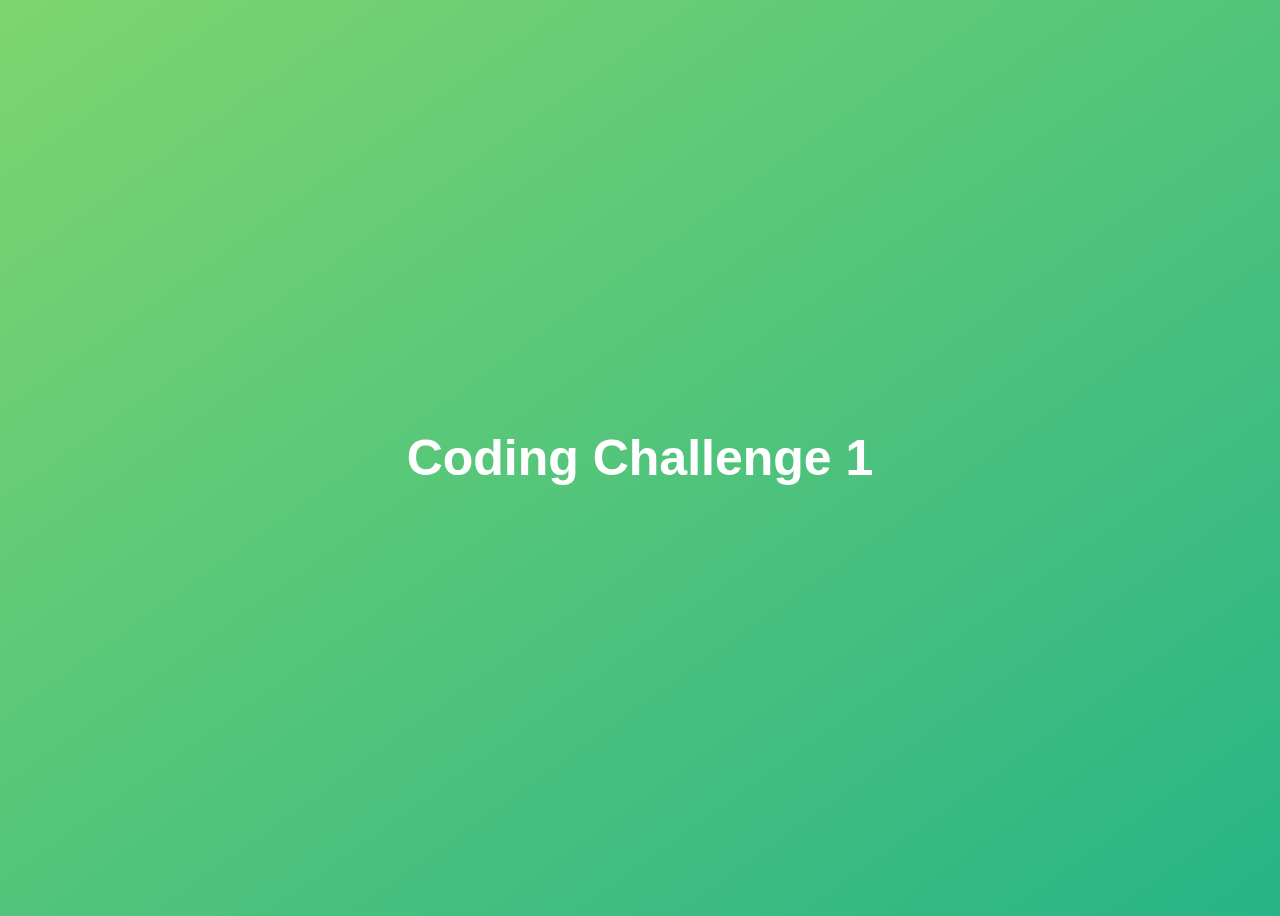
<file: lab1/index.html>
<!DOCTYPE html>
<html lang="en">
  <head>
    <meta charset="UTF-8" />
    <meta name="viewport" content="width=device-width, initial-scale=1.0" />
    <meta http-equiv="X-UA-Compatible" content="ie=edge" />
    <title>Coding Challenge 1</title>
    <style>
      body {
        height: 100vh;
        display: flex;
        align-items: center;
        background: linear-gradient(to top left, #28b487, #7dd56f);
      }
      h1 {
        font-family: sans-serif;
        font-size: 50px;
        line-height: 1.3;
        width: 100%;
        padding: 30px;
        text-align: center;
        color: white;
      }
    </style>
  </head>
  <body>
    <h1>Coding Challenge 1</h1>
    <script src="coding-challenge1.js"></script>
  </body>
</html>
</file>
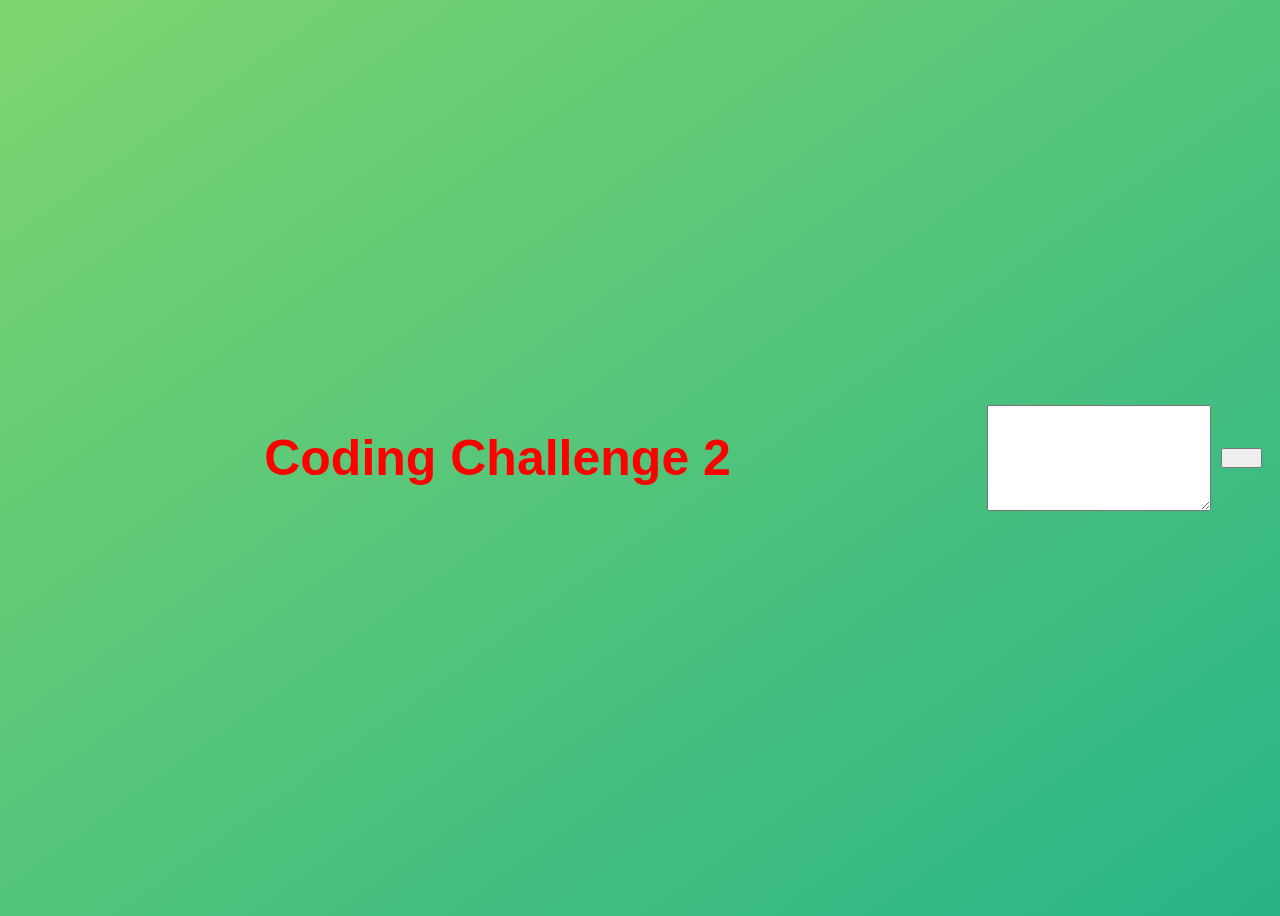
<file: lab2/index.html>
<!DOCTYPE html>
<html lang="en">
  <head>
    <meta charset="UTF-8" />
    <meta name="viewport" content="width=device-width, initial-scale=1.0" />
    <meta http-equiv="X-UA-Compatible" content="ie=edge" />
    <title>Coding Challenge 1</title>
    <style>
      body {
        height: 100vh;
        display: flex;
        align-items: center;
        background: linear-gradient(to top left, #28b487, #7dd56f);
      }
      h1 {
        font-family: sans-serif;
        font-size: 50px;
        line-height: 1.3;
        width: 100%;
        padding: 30px;
        text-align: center;
        color: white;
      }
      button {
        width: 50px;
        height: 20px;
        margin: 10px;
      }
      textarea {
        width: 300px;
        height: 100px;
      }
    </style>
  </head>
  <body>
    <h1>Coding Challenge 2</h1>
    <script src="coding-challenge2.js"></script>
  </body>
</html>
</file>
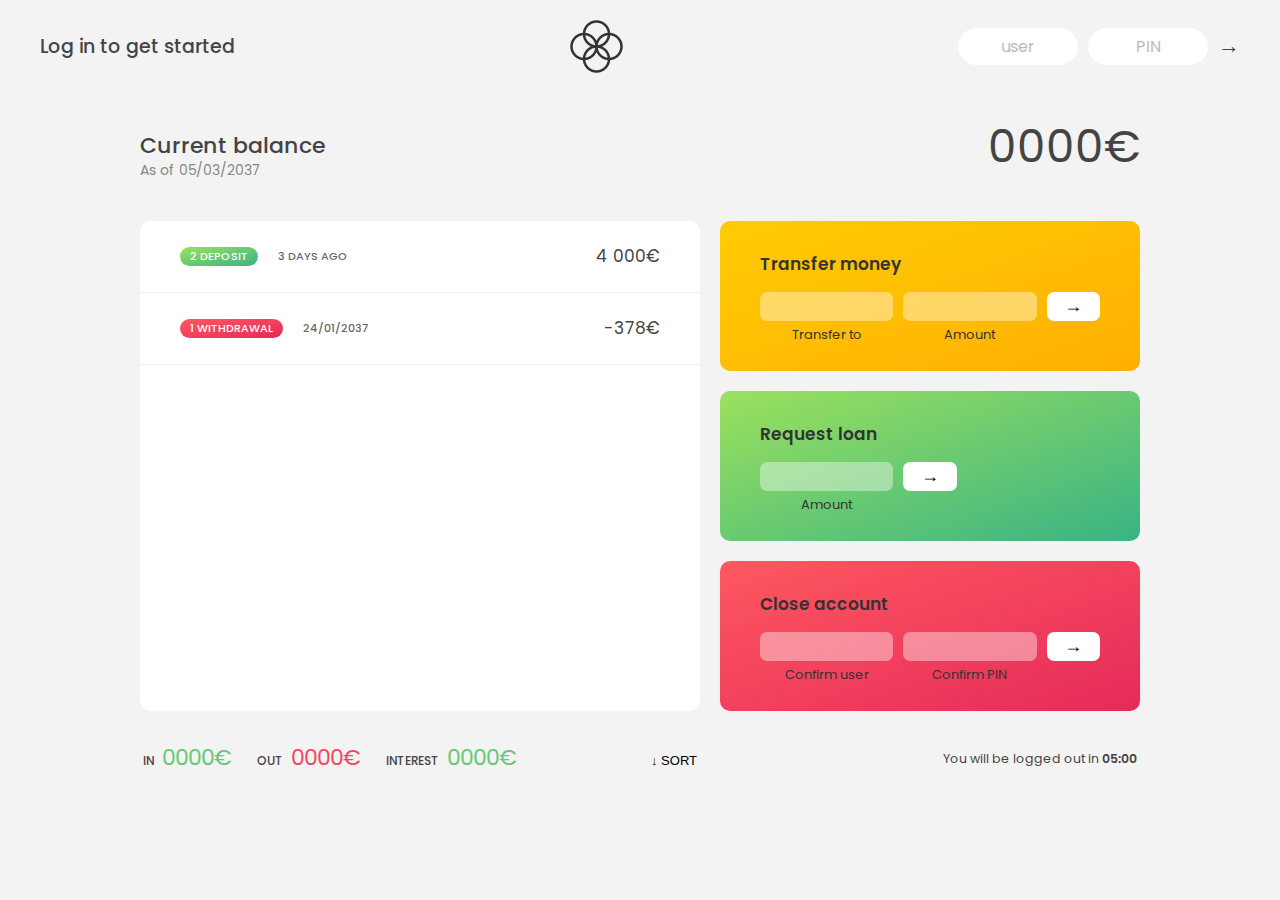
<file: lab3/index.html>
<!DOCTYPE html>
<html lang="en">
    <head>
        <meta charset="UTF-8" />
        <meta name="viewport" content="width=device-width, initial-scale=1.0" />
        <meta http-equiv="X-UA-Compatible" content="ie=edge" />
        <link rel="shortcut icon" type="image/png" href="/icon.png" />

        <link href="https://fonts.googleapis.com/css?family=Poppins:400,500,600&display=swap" rel="stylesheet" />

        <link rel="stylesheet" href="style.css" />
        <title>Bankist</title>
    </head>
    <body>
        <!-- TOP NAVIGATION -->
        <nav>
            <p class="welcome">Log in to get started</p>
            <img src="logo.png" alt="Logo" class="logo" />
            <form class="login">
                <input type="text" placeholder="user" class="login__input login__input--user" />
                <!-- In practice, use type="password" -->
                <input type="text" placeholder="PIN" maxlength="4" class="login__input login__input--pin" />
                <button class="login__btn">&rarr;</button>
            </form>
        </nav>

        <main class="app">
            <!-- BALANCE -->
            <div class="balance">
                <div>
                    <p class="balance__label">Current balance</p>
                    <p class="balance__date">
                        As of <span class="date">05/03/2037</span>
                    </p>
                </div>
                <p class="balance__value">0000€</p>
            </div>

            <!-- MOVEMENTS -->
            <div class="movements">
                <div class="movements__row">
                    <div class="movements__type movements__type--deposit">2 deposit</div>
                    <div class="movements__date">3 days ago</div>
                    <div class="movements__value">4 000€</div>
                </div>
                <div class="movements__row">
                    <div class="movements__type movements__type--withdrawal">
                        1 withdrawal
                    </div>
                    <div class="movements__date">24/01/2037</div>
                    <div class="movements__value">-378€</div>
                </div>
            </div>

            <!-- SUMMARY -->
            <div class="summary">
                <p class="summary__label">In</p>
                <p class="summary__value summary__value--in">0000€</p>
                <p class="summary__label">Out</p>
                <p class="summary__value summary__value--out">0000€</p>
                <p class="summary__label">Interest</p>
                <p class="summary__value summary__value--interest">0000€</p>
                <button class="btn--sort">&downarrow; SORT</button>
            </div>

            <!-- OPERATION: TRANSFERS -->
            <div class="operation operation--transfer">
                <h2>Transfer money</h2>
                <form class="form form--transfer">
                    <input type="text" class="form__input form__input--to" />
                    <input type="number" class="form__input form__input--amount" />
                    <button class="form__btn form__btn--transfer">&rarr;</button>
                    <label class="form__label">Transfer to</label>
                    <label class="form__label">Amount</label>
                </form>
            </div>

            <!-- OPERATION: LOAN -->
            <div class="operation operation--loan">
                <h2>Request loan</h2>
                <form class="form form--loan">
                    <input type="number" class="form__input form__input--loan-amount" />
                    <button class="form__btn form__btn--loan">&rarr;</button>
                    <label class="form__label form__label--loan">Amount</label>
                </form>
            </div>

            <!-- OPERATION: CLOSE -->
            <div class="operation operation--close">
                <h2>Close account</h2>
                <form class="form form--close">
                    <input type="text" class="form__input form__input--user" />
                    <input type="password" maxlength="6" class="form__input form__input--pin" />
                    <button class="form__btn form__btn--close">&rarr;</button>
                    <label class="form__label">Confirm user</label>
                    <label class="form__label">Confirm PIN</label>
                </form>
            </div>

            <!-- LOGOUT TIMER -->
            <p class="logout-timer">
                You will be logged out in <span class="timer">05:00</span>
            </p>
        </main>

        <!-- <footer>
        &copy; by Jonas Schmedtmann. Don't claim as your own :)
        </footer> -->

        <script src="script.js"></script>
    </body>
</html>
</file>
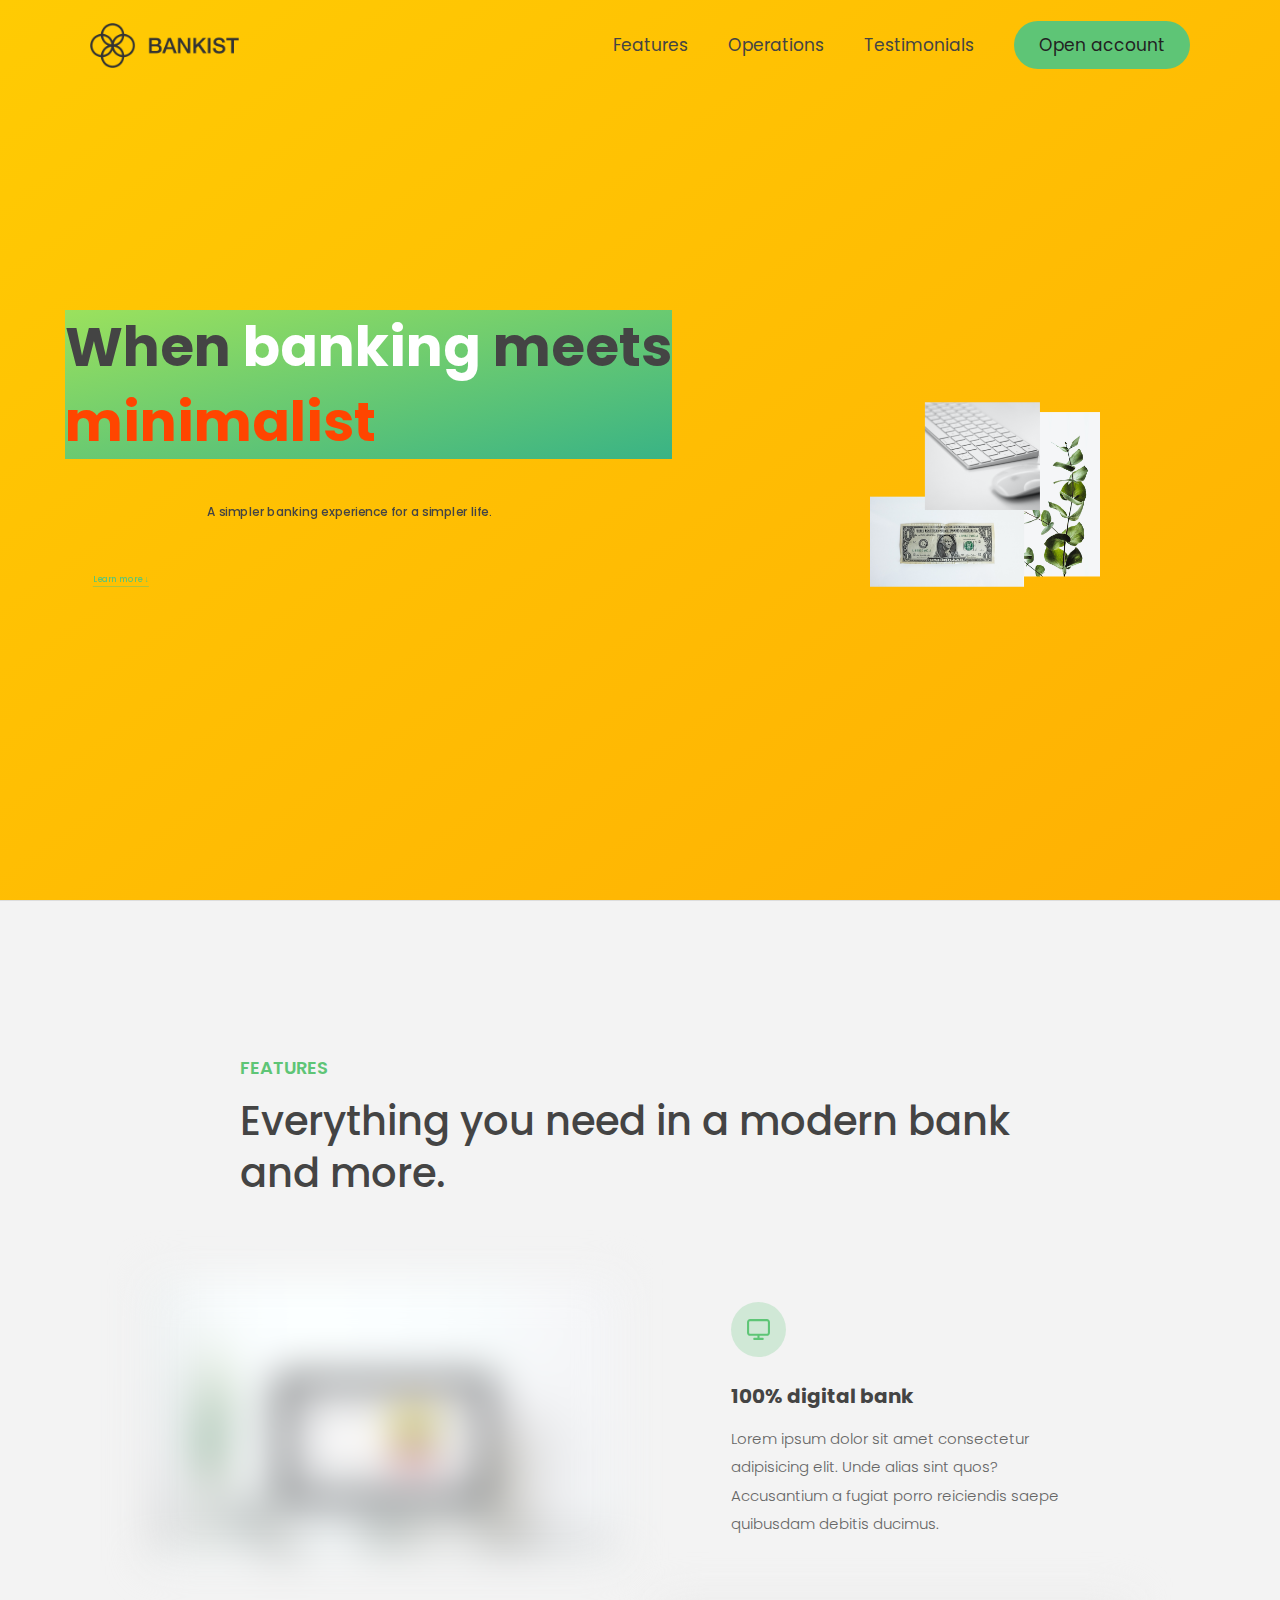
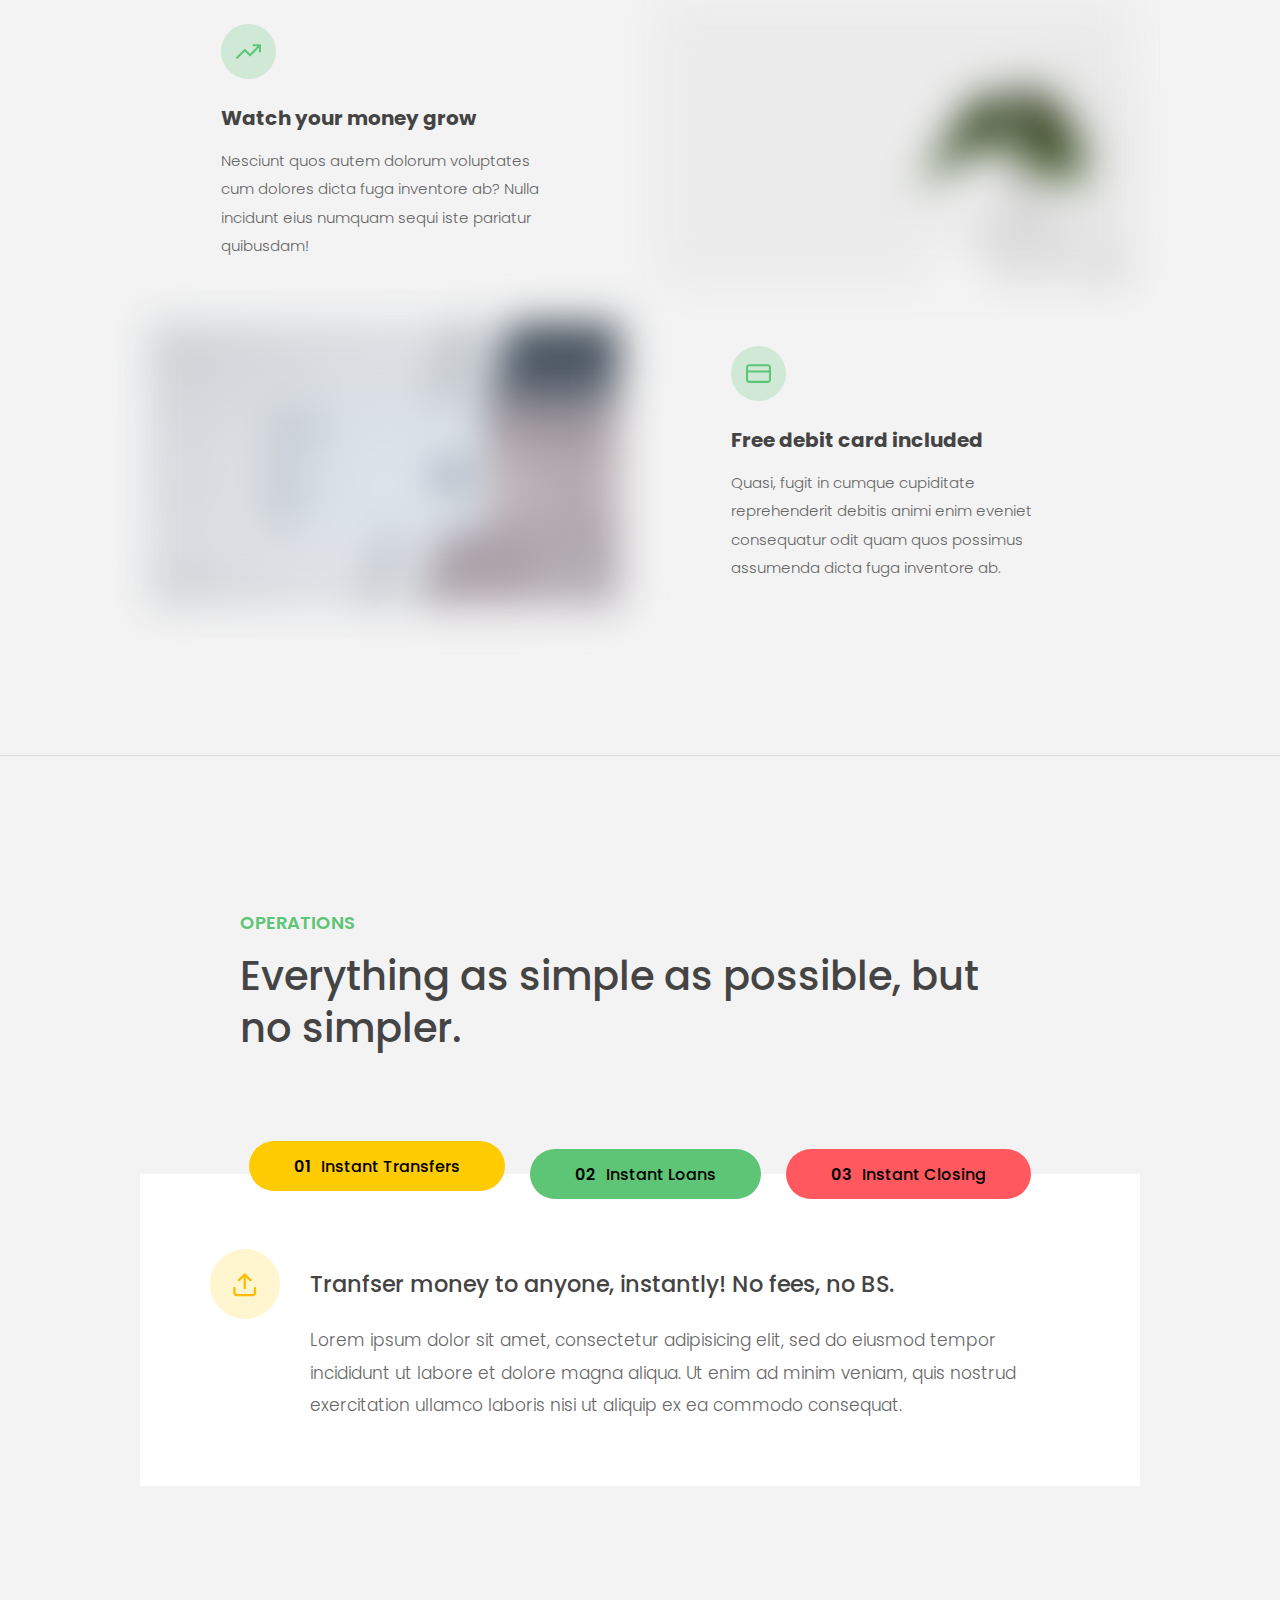
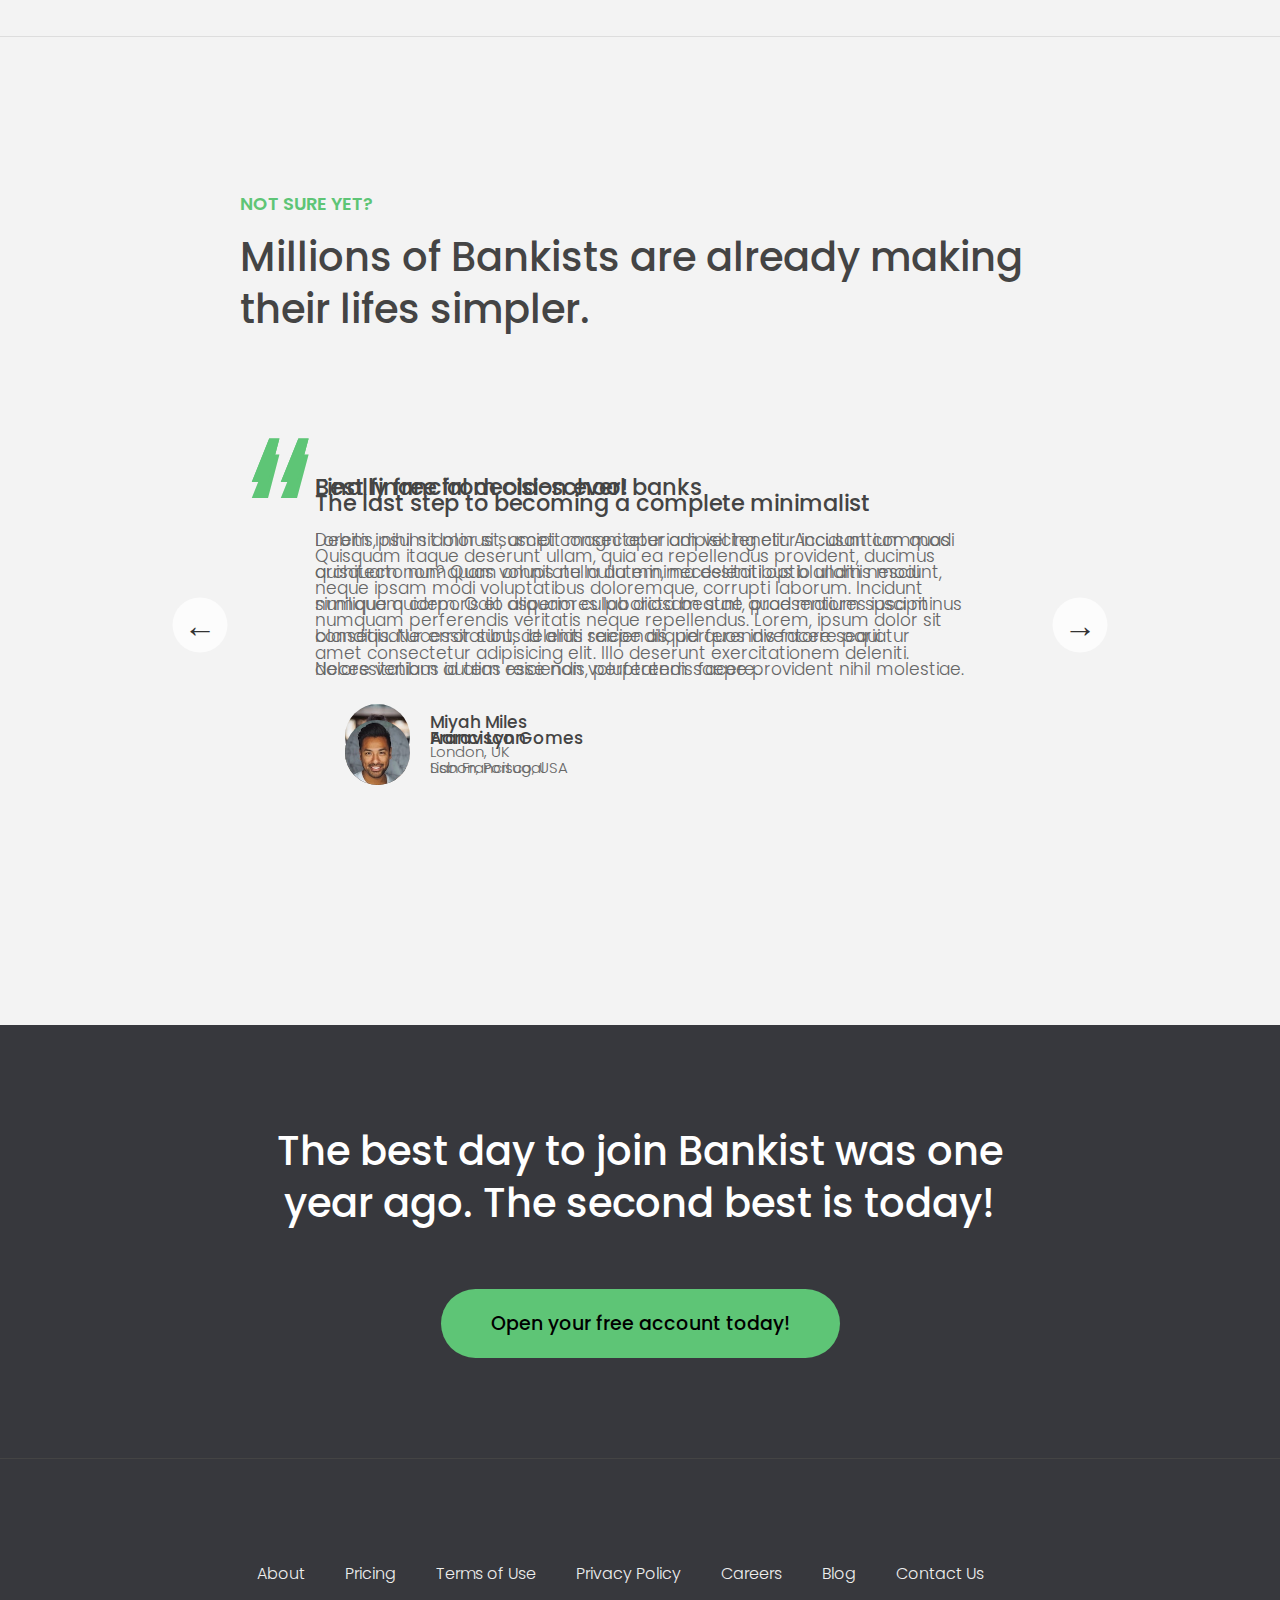
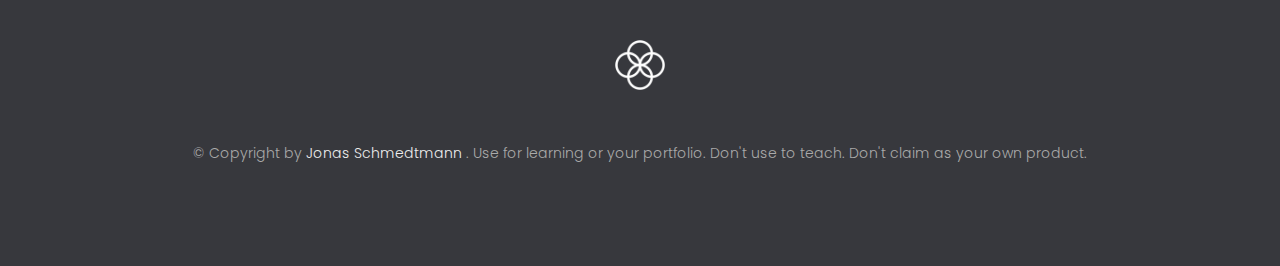
<file: lab5/index.html>
<!DOCTYPE html>
<html lang="en">
    <head>
        <meta charset="UTF-8" />
        <meta name="viewport" content="width=device-width, initial-scale=1.0" />
        <meta http-equiv="X-UA-Compatible" content="ie=edge" />
        <link rel="shortcut icon" type="image/png" href="img/icon.png" />

        <link href="https://fonts.googleapis.com/css?family=Poppins:300,400,500,600&display=swap" rel="stylesheet" />
        <link rel="stylesheet" href="style.css" />
        <title>Bankist | When Banking meets Minimalist</title>

        <script defer src="script.js"></script>
    </head>
    <body>
        <header class="header">

            <nav class="nav">
                <img src="img/logo.png" alt="Bankist logo" class="nav__logo" id="logo" designer="Jonas" data-version-number="3.0" />
                <ul class="nav__links">
                    <li class="nav__item">
                        <a class="nav__link" href="#section--1">Features</a>
                    </li>
                    <li class="nav__item">
                        <a class="nav__link" href="#section--2">Operations</a>
                    </li>
                    <li class="nav__item">
                        <a class="nav__link" href="#section--3">Testimonials</a>
                    </li>
                    <li class="nav__item">
                        <a class="nav__link nav__link--btn btn--show-modal" href="#">Open account</a>
                    </li>
                </ul>
            </nav>

            <div class="header__title">
                <!-- <h1 onclick="alert('HTML alert')"> -->
                <h1>
                    When
                    <!-- Green highlight effect -->
                    <span class="highlight">banking</span>
                    meets<br/>
                    <span class="highlight">minimalist</span>
                </h1>
                <h4>A simpler banking experience for a simpler life.</h4>
                <button class="btn--text btn--scroll-to">Learn more &DownArrow;</button>
                <img src="img/hero.png" class="header__img" alt="Minimalist bank items" />
            </div>

        </header>

        <section class="section" id="section--1">
            <div class="section__title">
                <h2 class="section__description">Features</h2>
                <h3 class="section__header">
                    Everything you need in a modern bank and more.
                </h3>
            </div>

            <div class="features">
                <img src="img/digital-lazy.jpg" data-src="img/digital.jpg" alt="Computer" class="features__img lazy-img" />
                <div class="features__feature">
                    <div class="features__icon">
                        <svg>
                            <use xlink:href="img/icons.svg#icon-monitor"></use>
                        </svg>
                    </div>
                    <h5 class="features__header">100% digital bank</h5>
                    <p>
                        Lorem ipsum dolor sit amet consectetur adipisicing elit. Unde alias
                        sint quos? Accusantium a fugiat porro reiciendis saepe quibusdam
                        debitis ducimus.
                    </p>
                </div>

                <div class="features__feature">
                    <div class="features__icon">
                        <svg>
                            <use xlink:href="img/icons.svg#icon-trending-up"></use>
                        </svg>
                    </div>
                    <h5 class="features__header">Watch your money grow</h5>
                    <p>
                        Nesciunt quos autem dolorum voluptates cum dolores dicta fuga
                        inventore ab? Nulla incidunt eius numquam sequi iste pariatur
                        quibusdam!
                    </p>
                </div>
                <img src="img/grow-lazy.jpg" data-src="img/grow.jpg" alt="Plant" class="features__img lazy-img" />

                <img src="img/card-lazy.jpg" data-src="img/card.jpg" alt="Credit card" class="features__img lazy-img" />
                <div class="features__feature">
                    <div class="features__icon">
                        <svg>
                            <use xlink:href="img/icons.svg#icon-credit-card"></use>
                        </svg>
                    </div>
                    <h5 class="features__header">Free debit card included</h5>
                    <p>
                        Quasi, fugit in cumque cupiditate reprehenderit debitis animi enim
                        eveniet consequatur odit quam quos possimus assumenda dicta fuga
                        inventore ab.
                    </p>
                </div>
            </div>
        </section>

        <section class="section" id="section--2">
            <div class="section__title">
                <h2 class="section__description">Operations</h2>
                <h3 class="section__header">
                    Everything as simple as possible, but no simpler.
                </h3>
            </div>

            <div class="operations">
                <div class="operations__tab-container">
                    <button class="btn operations__tab operations__tab--1 operations__tab--active" data-tab="1">
                        <span>01</span>Instant Transfers
                    </button>
                    <button class="btn operations__tab operations__tab--2" data-tab="2">
                        <span>02</span>Instant Loans
                    </button>
                    <button class="btn operations__tab operations__tab--3" data-tab="3">
                        <span>03</span>Instant Closing
                    </button>
                </div>
                <div class="operations__content operations__content--1 operations__content--active">
                    <div class="operations__icon operations__icon--1">
                        <svg>
                            <use xlink:href="img/icons.svg#icon-upload"></use>
                        </svg>
                    </div>
                    <h5 class="operations__header">
                        Tranfser money to anyone, instantly! No fees, no BS.
                    </h5>
                    <p>
                        Lorem ipsum dolor sit amet, consectetur adipisicing elit, sed do
                        eiusmod tempor incididunt ut labore et dolore magna aliqua. Ut enim
                        ad minim veniam, quis nostrud exercitation ullamco laboris nisi ut
                        aliquip ex ea commodo consequat.
                    </p>
                </div>

                <div class="operations__content operations__content--2">
                    <div class="operations__icon operations__icon--2">
                        <svg>
                            <use xlink:href="img/icons.svg#icon-home"></use>
                        </svg>
                    </div>
                    <h5 class="operations__header">
                        Buy a home or make your dreams come true, with instant loans.
                    </h5>
                    <p>
                        Duis aute irure dolor in reprehenderit in voluptate velit esse
                        cillum dolore eu fugiat nulla pariatur. Excepteur sint occaecat
                        cupidatat non proident, sunt in culpa qui officia deserunt mollit
                        anim id est laborum.
                    </p>
                </div>
                <div class="operations__content operations__content--3">
                    <div class="operations__icon operations__icon--3">
                        <svg>
                            <use xlink:href="img/icons.svg#icon-user-x"></use>
                        </svg>
                    </div>
                    <h5 class="operations__header">
                        No longer need your account? No problem! Close it instantly.
                    </h5>
                    <p>
                        Excepteur sint occaecat cupidatat non proident, sunt in culpa qui
                        officia deserunt mollit anim id est laborum. Ut enim ad minim
                        veniam, quis nostrud exercitation ullamco laboris nisi ut aliquip ex
                        ea commodo consequat.
                    </p>
                </div>
            </div>
        </section>

        <section class="section" id="section--3">
            <div class="section__title section__title--testimonials">
                <h2 class="section__description">Not sure yet?</h2>
                <h3 class="section__header">
                    Millions of Bankists are already making their lifes simpler.
                </h3>
            </div>

            <div class="slider">
                <div class="slide">
                    <div class="testimonial">
                        <h5 class="testimonial__header">Best financial decision ever!</h5>
                        <blockquote class="testimonial__text">
                            Lorem ipsum dolor sit, amet consectetur adipisicing elit.
                            Accusantium quas quisquam non? Quas voluptate nulla minima
                            deleniti optio ullam nesciunt, numquam corporis et asperiores
                            laboriosam sunt, praesentium suscipit blanditiis. Necessitatibus
                            id alias reiciendis, perferendis facere pariatur dolore veniam
                            autem esse non voluptatem saepe provident nihil molestiae.
                        </blockquote>
                        <address class="testimonial__author">
                            <img src="img/user-1.jpg" alt="" class="testimonial__photo" />
                            <h6 class="testimonial__name">Aarav Lynn</h6>
                            <p class="testimonial__location">San Francisco, USA</p>
                        </address>
                    </div>
                </div>

                <div class="slide">
                    <div class="testimonial">
                        <h5 class="testimonial__header">The last step to becoming a complete minimalist</h5>
                        <blockquote class="testimonial__text">
                            Quisquam itaque deserunt ullam, quia ea repellendus provident,
                            ducimus neque ipsam modi voluptatibus doloremque, corrupti
                            laborum. Incidunt numquam perferendis veritatis neque repellendus.
                            Lorem, ipsum dolor sit amet consectetur adipisicing elit. Illo
                            deserunt exercitationem deleniti.
                        </blockquote>
                        <address class="testimonial__author">
                            <img src="img/user-2.jpg" alt="" class="testimonial__photo" />
                            <h6 class="testimonial__name">Miyah Miles</h6>
                            <p class="testimonial__location">London, UK</p>
                        </address>
                    </div>
                </div>

                <div class="slide">
                    <div class="testimonial">
                        <h5 class="testimonial__header">Finally free from old-school banks</h5>
                        <blockquote class="testimonial__text">
                            Debitis, nihil sit minus suscipit magni aperiam vel tenetur
                            incidunt commodi architecto numquam omnis nulla autem,
                            necessitatibus blanditiis modi similique quidem. Odio aliquam
                            culpa dicta beatae quod maiores ipsa minus consequatur error sunt,
                            deleniti saepe aliquid quos inventore sequi. Necessitatibus id
                            alias reiciendis, perferendis facere.
                        </blockquote>
                        <address class="testimonial__author">
                            <img src="img/user-3.jpg" alt="" class="testimonial__photo" />
                            <h6 class="testimonial__name">Francisco Gomes</h6>
                            <p class="testimonial__location">Lisbon, Portugal</p>
                        </address>
                    </div>
                </div>

                <button class="slider__btn slider__btn--left">&larr;</button>
                <button class="slider__btn slider__btn--right">&rarr;</button>
                <div class="dots"></div>
            </div>
        </section>

        <section class="section section--sign-up">
            <div class="section__title">
                <h3 class="section__header">The best day to join Bankist was one year ago. The second best is today!</h3>
            </div>
            <button class="btn btn--show-modal">Open your free account today!</button>
        </section>

        <footer class="footer">
            <ul class="footer__nav">
                <li class="footer__item">
                    <a class="footer__link" href="#">About</a>
                </li>
                <li class="footer__item">
                    <a class="footer__link" href="#">Pricing</a>
                </li>
                <li class="footer__item">
                    <a class="footer__link" href="#">Terms of Use</a>
                </li>
                <li class="footer__item">
                    <a class="footer__link" href="#">Privacy Policy</a>
                </li>
                <li class="footer__item">
                    <a class="footer__link" href="#">Careers</a>
                </li>
                <li class="footer__item">
                    <a class="footer__link" href="#">Blog</a>
                </li>
                <li class="footer__item">
                    <a class="footer__link" href="#">Contact Us</a>
                </li>
            </ul>
            <img src="img/icon.png" alt="Logo" class="footer__logo" />
            <p class="footer__copyright">
                &copy; Copyright by
                <a class="footer__link twitter-link" target="_blank" href="https://twitter.com/jonasschmedtman">Jonas Schmedtmann</a>
                . Use for learning or your portfolio. Don't use to teach. Don't claim as your own product.
            </p>
        </footer>

        <div class="modal hidden">
            <button class="btn--close-modal">&times;</button>
            <h2 class="modal__header">
                Open your bank account <br />
                in just <span class="highlight">5 minutes</span>
            </h2>
            <form class="modal__form">
                <label>First Name</label>
                <input type="text" />
                <label>Last Name</label>
                <input type="text" />
                <label>Email Address</label>
                <input type="email" />
                <button class="btn">Next step &rarr;</button>
            </form>
        </div>
        <div class="overlay hidden"></div>

        <!-- <script src="script.js"></script> -->
    </body>
</html>
</file>
<file: lab3/style.css>
/*
 * Use this CSS to learn some intersting techniques,
 * in case you're wondering how I built the UI.
 * Have fun! 😁
 */

 * {
    margin: 0;
    padding: 0;
    box-sizing: inherit;
}

html {
    font-size: 62.5%;
    box-sizing: border-box;
}

body {
    font-family: 'Poppins', sans-serif;
    color: #444;
    background-color: #f3f3f3;
    height: 100vh;
    padding: 2rem;
}

nav {
    display: flex;
    justify-content: space-between;
    align-items: center;
    padding: 0 2rem;
}

.welcome {
    font-size: 1.9rem;
    font-weight: 500;
}

.logo {
    height: 5.25rem;
}

.login {
    display: flex;
}

.login__input {
    border: none;
    padding: 0.5rem 2rem;
    font-size: 1.6rem;
    font-family: inherit;
    text-align: center;
    width: 12rem;
    border-radius: 10rem;
    margin-right: 1rem;
    color: inherit;
    border: 1px solid #fff;
    transition: all 0.3s;
}

.login__input:focus {
    outline: none;
    border: 1px solid #ccc;
}

.login__input::placeholder {
    color: #bbb;
}

.login__btn {
    border: none;
    background: none;
    font-size: 2.2rem;
    color: inherit;
    cursor: pointer;
    transition: all 0.3s;
}

.login__btn:hover,
.login__btn:focus,
.btn--sort:hover,
.btn--sort:focus {
    outline: none;
    color: #777;
}

/* MAIN */
.app {
    position: relative;
    max-width: 100rem;
    margin: 4rem auto;
    display: grid;
    grid-template-columns: 4fr 3fr;
    grid-template-rows: auto repeat(3, 15rem) auto;
    gap: 2rem;

    /* NOTE This creates the fade in/out anumation */
    /* opacity: 0; */
    transition: all 1s;
}

.balance {
    grid-column: 1 / span 2;
    display: flex;
    align-items: flex-end;
    justify-content: space-between;
    margin-bottom: 2rem;
}

.balance__label {
    font-size: 2.2rem;
    font-weight: 500;
    margin-bottom: -0.2rem;
}

.balance__date {
    font-size: 1.4rem;
    color: #888;
}

.balance__value {
    font-size: 4.5rem;
    font-weight: 400;
}

/* MOVEMENTS */
.movements {
    grid-row: 2 / span 3;
    background-color: #fff;
    border-radius: 1rem;
    overflow: scroll;
}

.movements__row {
    padding: 2.25rem 4rem;
    display: flex;
    align-items: center;
    border-bottom: 1px solid #eee;
}

.movements__type {
    font-size: 1.1rem;
    text-transform: uppercase;
    font-weight: 500;
    color: #fff;
    padding: 0.1rem 1rem;
    border-radius: 10rem;
    margin-right: 2rem;
}

.movements__date {
    font-size: 1.1rem;
    text-transform: uppercase;
    font-weight: 500;
    color: #666;
}

.movements__type--deposit {
    background-image: linear-gradient(to top left, #39b385, #9be15d);
}

.movements__type--withdrawal {
    background-image: linear-gradient(to top left, #e52a5a, #ff585f);
}

.movements__value {
    font-size: 1.7rem;
    margin-left: auto;
}

/* SUMMARY */
.summary {
    grid-row: 5 / 6;
    display: flex;
    align-items: baseline;
    padding: 0 0.3rem;
    margin-top: 1rem;
}

.summary__label {
    font-size: 1.2rem;
    font-weight: 500;
    text-transform: uppercase;
    margin-right: 0.8rem;
}

.summary__value {
    font-size: 2.2rem;
    margin-right: 2.5rem;
}

.summary__value--in,
.summary__value--interest {
    color: #66c873;
}

.summary__value--out {
    color: #f5465d;
}

.btn--sort {
    margin-left: auto;
    border: none;
    background: none;
    font-size: 1.3rem;
    font-weight: 500;
    cursor: pointer;
}

/* OPERATIONS */
.operation {
    border-radius: 1rem;
    padding: 3rem 4rem;
    color: #333;
}

.operation--transfer {
    background-image: linear-gradient(to top left, #ffb003, #ffcb03);
}

.operation--loan {
    background-image: linear-gradient(to top left, #39b385, #9be15d);
}

.operation--close {
    background-image: linear-gradient(to top left, #e52a5a, #ff585f);
}

h2 {
    margin-bottom: 1.5rem;
    font-size: 1.7rem;
    font-weight: 600;
    color: #333;
}

.form {
    display: grid;
    grid-template-columns: 2.5fr 2.5fr 1fr;
    grid-template-rows: auto auto;
    gap: 0.4rem 1rem;
}

/* Exceptions for interst */
.form.form--loan {
    grid-template-columns: 2.5fr 1fr 2.5fr;
}

.form__label--loan {
    grid-row: 2;
}

/* End exceptions */

.form__input {
    width: 100%;
    border: none;
    background-color: rgba(255, 255, 255, 0.4);
    font-family: inherit;
    font-size: 1.5rem;
    text-align: center;
    color: #333;
    padding: 0.3rem 1rem;
    border-radius: 0.7rem;
    transition: all 0.3s;
}

.form__input:focus {
    outline: none;
    background-color: rgba(255, 255, 255, 0.6);
}

.form__label {
    font-size: 1.3rem;
    text-align: center;
}

.form__btn {
    border: none;
    border-radius: 0.7rem;
    font-size: 1.8rem;
    background-color: #fff;
    cursor: pointer;
    transition: all 0.3s;
}

.form__btn:focus {
    outline: none;
    background-color: rgba(255, 255, 255, 0.8);
}

.logout-timer {
    padding: 0 0.3rem;
    margin-top: 1.9rem;
    text-align: right;
    font-size: 1.25rem;
}

.timer {
    font-weight: 600;
}
</file>
<file: lab5/style.css>
/* The page is NOT responsive. You can implement responsiveness yourself if you wanna have some fun 😃 */

:root {
    --color-primary: #5ec576;
    --color-secondary: #ffcb03;
    --color-tertiary: #ff585f;
    --color-primary-darker: #4bbb7d;
    --color-secondary-darker: #ffbb00;
    --color-tertiary-darker: #fd424b;
    --color-primary-opacity: #5ec5763a;
    --color-secondary-opacity: #ffcd0331;
    --color-tertiary-opacity: #ff58602d;
    --gradient-primary: linear-gradient(to top left, #39b385, #9be15d);
    --gradient-secondary: linear-gradient(to top left, #ffb003, #ffcb03);
}

* {
    margin: 0;
    padding: 0;
    box-sizing: inherit;
}

html {
    font-size: 62.5%;
    box-sizing: border-box;
}

body {
    font-family: 'Poppins', sans-serif;
    font-weight: 300;
    color: #444;
    line-height: 1.9;
    background-color: #f3f3f3;
}

/* GENERAL ELEMENTS */
.section {
    padding: 15rem 3rem;
    border-top: 1px solid #ddd;
    transition: transform 1s, opacity 1s;
}

.section--hidden {
    opacity: 0;
    transform: translateY(8rem);
}

.section__title {
    max-width: 80rem;
    margin: 0 auto 8rem auto;
}

.section__description {
    font-size: 1.8rem;
    font-weight: 600;
    text-transform: uppercase;
    color: var(--color-primary);
    margin-bottom: 1rem;
}

.section__header {
    font-size: 4rem;
    line-height: 1.3;
    font-weight: 500;
}

.btn {
    display: inline-block;
    background-color: var(--color-primary);
    font-size: 1.6rem;
    font-family: inherit;
    font-weight: 500;
    border: none;
    padding: 1.25rem 4.5rem;
    border-radius: 10rem;
    cursor: pointer;
    transition: all 0.3s;
}

.btn:hover {
    background-color: var(--color-primary-darker);
}

.btn--text {
    display: inline-block;
    background: none;
    font-size: 1.7rem;
    font-family: inherit;
    font-weight: 500;
    color: var(--color-primary);
    border: none;
    border-bottom: 1px solid currentColor;
    padding-bottom: 2px;
    cursor: pointer;
    transition: all 0.3s;
}

p {
    color: #666;
}

/* This is BAD for accessibility! Don't do in the real world! */
button:focus {
    outline: none;
}

img {
    transition: filter 0.5s;
}

.lazy-img {
    filter: blur(20px);
}

/* NAVIGATION */
.nav {
    display: flex;
    justify-content: space-between;
    align-items: center;
    height: 9rem;
    width: 100%;
    padding: 0 6rem;
    z-index: 100;
}

/* nav and stickly class at the same time */
.nav.sticky {
    position: fixed;
    background-color: rgba(255, 255, 255, 0.95);
}

.nav__logo {
    height: 4.5rem;
    transition: all 0.3s;
}

.nav__links {
    display: flex;
    align-items: center;
    list-style: none;
}

.nav__item {
    margin-left: 4rem;
}

.nav__link:link,
.nav__link:visited {
    font-size: 1.7rem;
    font-weight: 400;
    color: inherit;
    text-decoration: none;
    display: block;
    transition: all 0.3s;
}

.nav__link--btn:link,
.nav__link--btn:visited {
    padding: 0.8rem 2.5rem;
    border-radius: 3rem;
    background-color: var(--color-primary);
    color: #222;
}

.nav__link--btn:hover,
.nav__link--btn:active {
    color: inherit;
    background-color: var(--color-primary-darker);
    color: #333;
}

/* HEADER */
.header {
    padding: 0 3rem;
    height: 100vh;
    display: flex;
    flex-direction: column;
    align-items: center;
}

.header__title {
    flex: 1;

    max-width: 115rem;
    display: grid;
    grid-template-columns: 3fr 2fr;
    row-gap: 3rem;
    align-content: center;
    justify-content: center;

    align-items: start;
    justify-items: start;
}

h1 {
    font-size: 5.5rem;
    line-height: 1.35;
}

h4 {
    font-size: 2.4rem;
    font-weight: 500;
}

.header__img {
    width: 100%;
    grid-column: 2 / 3;
    grid-row: 1 / span 4;
    transform: translateY(-6rem);
}

.highlight {
    position: relative;
}

.highlight::after {
    display: block;
    content: '';
    position: absolute;
    bottom: 0;
    left: 0;
    height: 100%;
    width: 100%;
    z-index: -1;
    opacity: 0.7;
    transform: scale(1.07, 1.05) skewX(-15deg);
    background-image: var(--gradient-primary);
}

/* FEATURES */
.features {
    display: grid;
    grid-template-columns: 1fr 1fr;
    gap: 4rem;
    margin: 0 12rem;
}

.features__img {
    width: 100%;
}

.features__feature {
    align-self: center;
    justify-self: center;
    width: 70%;
    font-size: 1.5rem;
}

.features__icon {
    display: flex;
    align-items: center;
    justify-content: center;
    background-color: var(--color-primary-opacity);
    height: 5.5rem;
    width: 5.5rem;
    border-radius: 50%;
    margin-bottom: 2rem;
}

.features__icon svg {
    height: 2.5rem;
    width: 2.5rem;
    fill: var(--color-primary);
}

.features__header {
    font-size: 2rem;
    margin-bottom: 1rem;
}

/* OPERATIONS */
.operations {
    max-width: 100rem;
    margin: 12rem auto 0 auto;

    background-color: #fff;
}

.operations__tab-container {
    display: flex;
    justify-content: center;
}

.operations__tab {
    margin-right: 2.5rem;
    transform: translateY(-50%);
}

.operations__tab span {
    margin-right: 1rem;
    font-weight: 600;
    display: inline-block;
}

.operations__tab--1 {
    background-color: var(--color-secondary);
}

.operations__tab--1:hover {
    background-color: var(--color-secondary-darker);
}

.operations__tab--3 {
    background-color: var(--color-tertiary);
    margin: 0;
}

.operations__tab--3:hover {
    background-color: var(--color-tertiary-darker);
}

.operations__tab--active {
    transform: translateY(-66%);
}

.operations__content {
    display: none;

    /* JUST PRESENTATIONAL */
    font-size: 1.7rem;
    padding: 2.5rem 7rem 6.5rem 7rem;
}

.operations__content--active {
    display: grid;
    grid-template-columns: 7rem 1fr;
    column-gap: 3rem;
    row-gap: 0.5rem;
}

.operations__header {
    font-size: 2.25rem;
    font-weight: 500;
    align-self: center;
}

.operations__icon {
    display: flex;
    align-items: center;
    justify-content: center;
    height: 7rem;
    width: 7rem;
    border-radius: 50%;
}

.operations__icon svg {
    height: 2.75rem;
    width: 2.75rem;
}

.operations__content p {
    grid-column: 2;
}

.operations__icon--1 {
    background-color: var(--color-secondary-opacity);
}

.operations__icon--2 {
    background-color: var(--color-primary-opacity);
}

.operations__icon--3 {
    background-color: var(--color-tertiary-opacity);
}

.operations__icon--1 svg {
    fill: var(--color-secondary-darker);
}

.operations__icon--2 svg {
    fill: var(--color-primary);
}

.operations__icon--3 svg {
    fill: var(--color-tertiary);
}

/* SLIDER */
.slider {
    max-width: 100rem;
    height: 50rem;
    margin: 0 auto;
    position: relative;

    /* IN THE END */
    overflow: hidden;
}

.slide {
    position: absolute;
    top: 0;
    width: 100%;
    height: 50rem;

    display: flex;
    align-items: center;
    justify-content: center;

    /* THIS creates the animation! */
    transition: transform 1s;
}

.slide>img {
    /* Only for images that have different size than slide */
    width: 100%;
    height: 100%;
    object-fit: cover;
}

.slider__btn {
    position: absolute;
    top: 50%;
    z-index: 10;

    border: none;
    background: rgba(255, 255, 255, 0.7);
    font-family: inherit;
    color: #333;
    border-radius: 50%;
    height: 5.5rem;
    width: 5.5rem;
    font-size: 3.25rem;
    cursor: pointer;
}

.slider__btn--left {
    left: 6%;
    transform: translate(-50%, -50%);
}

.slider__btn--right {
    right: 6%;
    transform: translate(50%, -50%);
}

.dots {
    position: absolute;
    bottom: 5%;
    left: 50%;
    transform: translateX(-50%);
    display: flex;
}

.dots__dot {
    border: none;
    background-color: #b9b9b9;
    opacity: 0.7;
    height: 1rem;
    width: 1rem;
    border-radius: 50%;
    margin-right: 1.75rem;
    cursor: pointer;
    transition: all 0.5s;

    /* Only necessary when overlying images */
    /* box-shadow: 0 0.6rem 1.5rem rgba(0, 0, 0, 0.7); */
}

.dots__dot:last-child {
    margin: 0;
}

.dots__dot--active {
    /* background-color: #fff; */
    background-color: #888;
    opacity: 1;
}

/* TESTIMONIALS */
.testimonial {
    width: 65%;
    position: relative;
}

.testimonial::before {
    content: '\201C';
    position: absolute;
    top: -5.7rem;
    left: -6.8rem;
    line-height: 1;
    font-size: 20rem;
    font-family: inherit;
    color: var(--color-primary);
    z-index: -1;
}

.testimonial__header {
    font-size: 2.25rem;
    font-weight: 500;
    margin-bottom: 1.5rem;
}

.testimonial__text {
    font-size: 1.7rem;
    margin-bottom: 3.5rem;
    color: #666;
}

.testimonial__author {
    margin-left: 3rem;
    font-style: normal;

    display: grid;
    grid-template-columns: 6.5rem 1fr;
    column-gap: 2rem;
}

.testimonial__photo {
    grid-row: 1 / span 2;
    width: 6.5rem;
    border-radius: 50%;
}

.testimonial__name {
    font-size: 1.7rem;
    font-weight: 500;
    align-self: end;
    margin: 0;
}

.testimonial__location {
    font-size: 1.5rem;
}

.section__title--testimonials {
    margin-bottom: 4rem;
}

/* SIGNUP */
.section--sign-up {
    background-color: #37383d;
    border-top: none;
    border-bottom: 1px solid #444;
    text-align: center;
    padding: 10rem 3rem;
}

.section--sign-up .section__header {
    color: #fff;
    text-align: center;
}

.section--sign-up .section__title {
    margin-bottom: 6rem;
}

.section--sign-up .btn {
    font-size: 1.9rem;
    padding: 2rem 5rem;
}

/* FOOTER */
.footer {
    padding: 10rem 3rem;
    background-color: #37383d;
}

.footer__nav {
    list-style: none;
    display: flex;
    justify-content: center;
    margin-bottom: 5rem;
}

.footer__item {
    margin-right: 4rem;
}

.footer__link {
    font-size: 1.6rem;
    color: #eee;
    text-decoration: none;
}

.footer__logo {
    height: 5rem;
    display: block;
    margin: 0 auto;
    margin-bottom: 5rem;
}

.footer__copyright {
    font-size: 1.4rem;
    color: #aaa;
    text-align: center;
}

.footer__copyright .footer__link {
    font-size: 1.4rem;
}

/* MODAL WINDOW */
.modal {
    position: fixed;
    top: 50%;
    left: 50%;
    transform: translate(-50%, -50%);
    max-width: 60rem;
    background-color: #f3f3f3;
    padding: 5rem 6rem;
    box-shadow: 0 4rem 6rem rgba(0, 0, 0, 0.3);
    z-index: 1000;
    transition: all 0.5s;
}

.overlay {
    position: fixed;
    top: 0;
    left: 0;
    width: 100%;
    height: 100%;
    background-color: rgba(0, 0, 0, 0.5);
    backdrop-filter: blur(4px);
    z-index: 100;
    transition: all 0.5s;
}

.modal__header {
    font-size: 3.25rem;
    margin-bottom: 4.5rem;
    line-height: 1.5;
}

.modal__form {
    margin: 0 3rem;
    display: grid;
    grid-template-columns: 1fr 2fr;
    align-items: center;
    gap: 2.5rem;
}

.modal__form label {
    font-size: 1.7rem;
    font-weight: 500;
}

.modal__form input {
    font-size: 1.7rem;
    padding: 1rem 1.5rem;
    border: 1px solid #ddd;
    border-radius: 0.5rem;
}

.modal__form button {
    grid-column: 1 / span 2;
    justify-self: center;
    margin-top: 1rem;
}

.btn--close-modal {
    font-family: inherit;
    color: inherit;
    position: absolute;
    top: 0.5rem;
    right: 2rem;
    font-size: 4rem;
    cursor: pointer;
    border: none;
    background: none;
}

.hidden {
    visibility: hidden;
    opacity: 0;
}

/* COOKIE MESSAGE */
.cookie-message {
    display: flex;
    align-items: center;
    justify-content: space-evenly;
    width: 100%;
    background-color: white;
    color: #bbb;
    font-size: 1.5rem;
    font-weight: 400;
}
</file>
